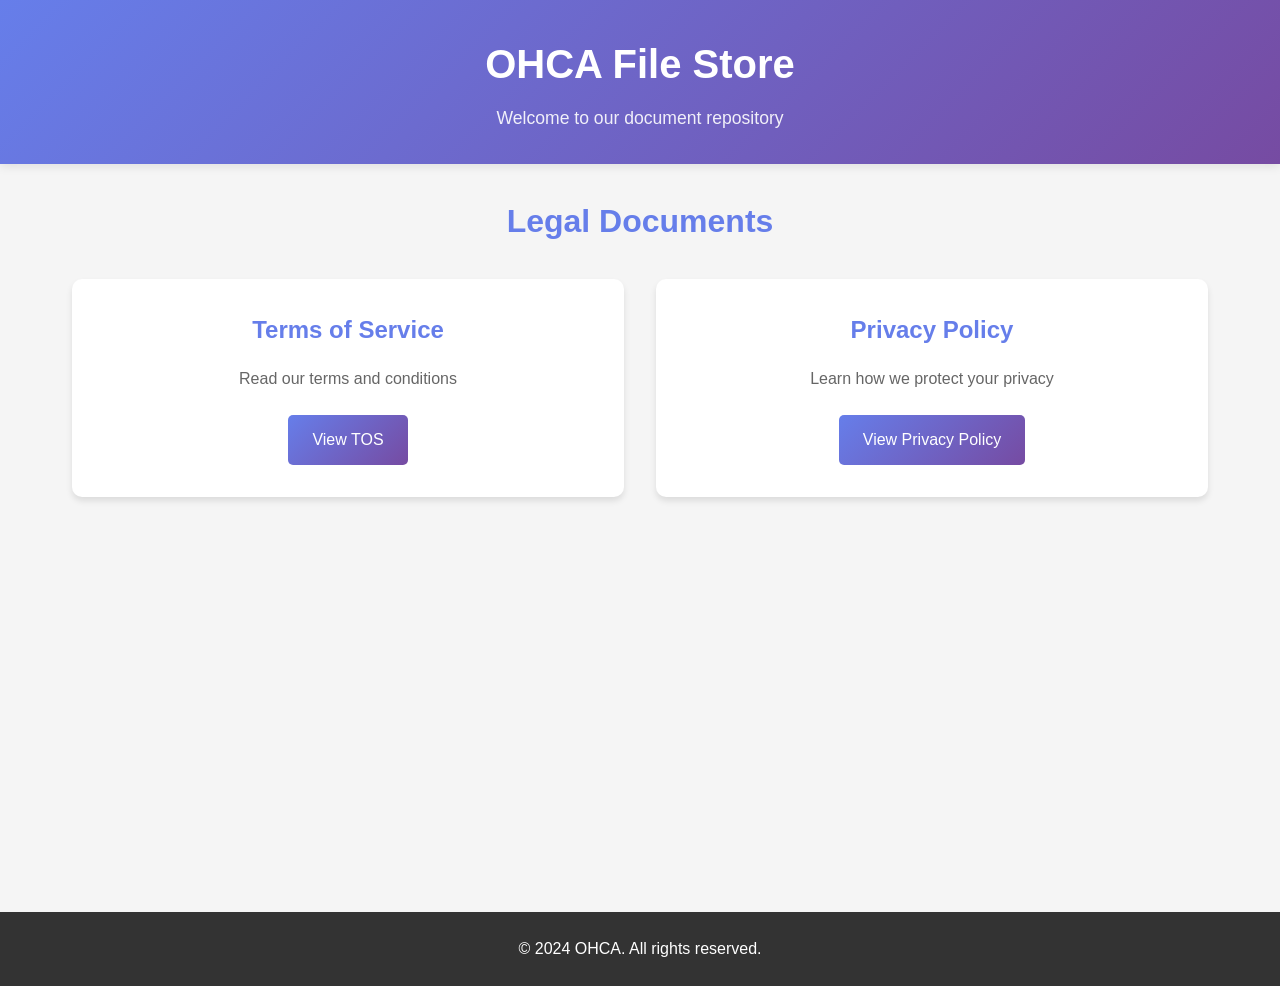
<file: index.html>
<!DOCTYPE html>
<html lang="en">
<head>
    <meta charset="UTF-8">
    <meta name="viewport" content="width=device-width, initial-scale=1.0">
    <title>OHCA - File Store</title>
    <link rel="stylesheet" href="styles.css">
</head>
<body>
    <header>
        <h1>OHCA File Store</h1>
        <p>Welcome to our document repository</p>
    </header>
    
    <main>
        <div class="container">
            <h2>Legal Documents</h2>
            <div class="document-list">
                <div class="document-item">
                    <h3>Terms of Service</h3>
                    <p>Read our terms and conditions</p>
                    <a href="tos.html" class="btn">View TOS</a>
                </div>
                
                <div class="document-item">
                    <h3>Privacy Policy</h3>
                    <p>Learn how we protect your privacy</p>
                    <a href="pp.html" class="btn">View Privacy Policy</a>
                </div>
            </div>
        </div>
    </main>
    
    <footer>
        <p>&copy; 2024 OHCA. All rights reserved.</p>
    </footer>
</body>
</html>
</file>
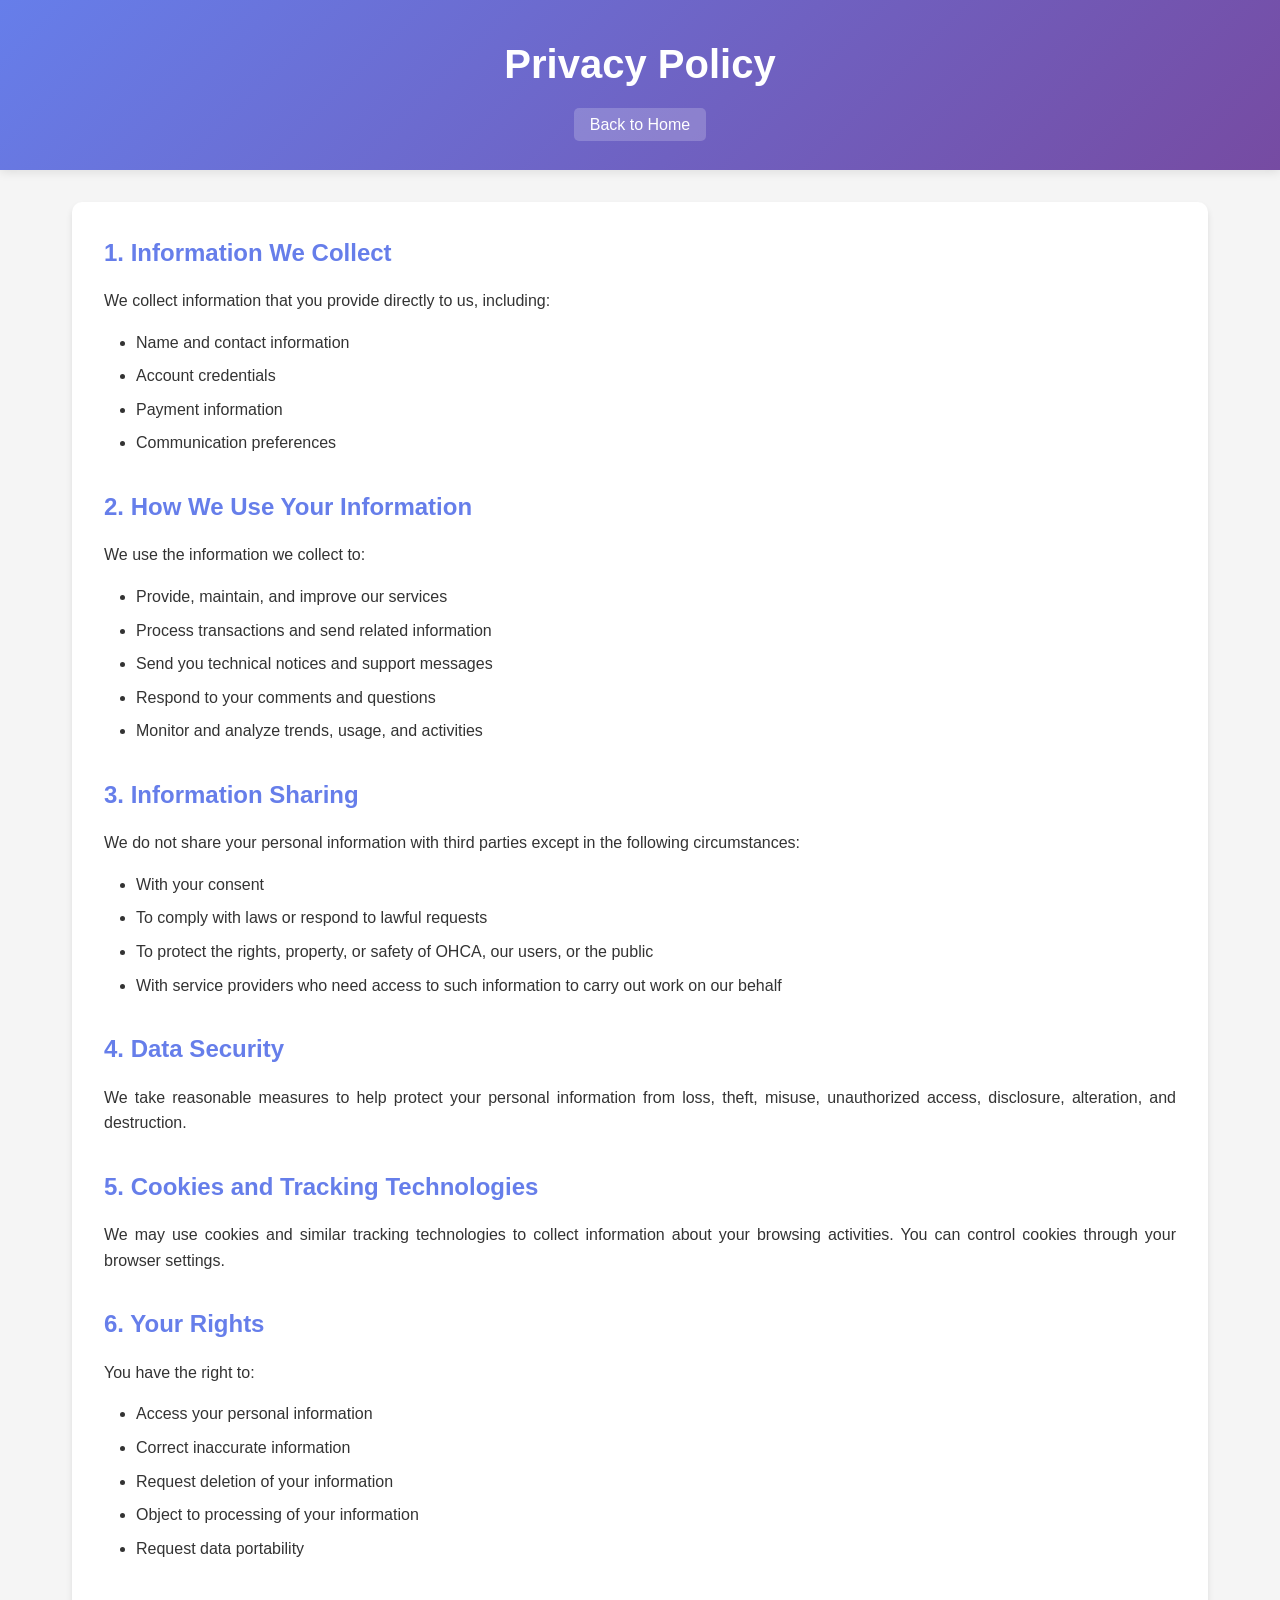
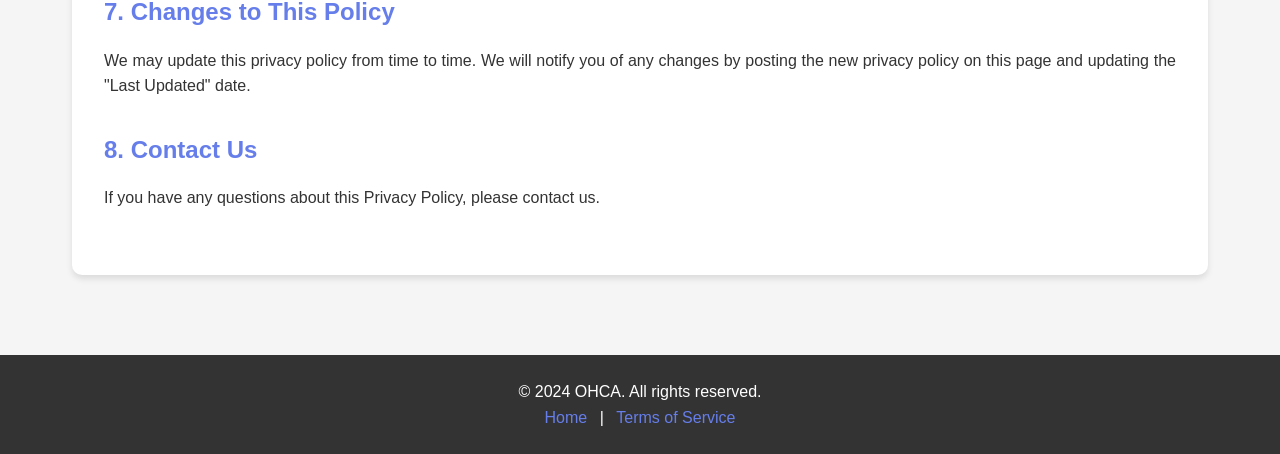
<file: pp.html>
<!DOCTYPE html>
<html lang="en">
<head>
    <meta charset="UTF-8">
    <meta name="viewport" content="width=device-width, initial-scale=1.0">
    <title>Privacy Policy - OHCA</title>
    <link rel="stylesheet" href="styles.css">
</head>
<body>
    <header>
        <h1>Privacy Policy</h1>
        <nav>
            <a href="index.html">Back to Home</a>
        </nav>
    </header>
    
    <main>
        <div class="container">
            <div class="document-content">
                <section>
                    <h2>1. Information We Collect</h2>
                    <p>We collect information that you provide directly to us, including:</p>
                    <ul>
                        <li>Name and contact information</li>
                        <li>Account credentials</li>
                        <li>Payment information</li>
                        <li>Communication preferences</li>
                    </ul>
                </section>
                
                <section>
                    <h2>2. How We Use Your Information</h2>
                    <p>We use the information we collect to:</p>
                    <ul>
                        <li>Provide, maintain, and improve our services</li>
                        <li>Process transactions and send related information</li>
                        <li>Send you technical notices and support messages</li>
                        <li>Respond to your comments and questions</li>
                        <li>Monitor and analyze trends, usage, and activities</li>
                    </ul>
                </section>
                
                <section>
                    <h2>3. Information Sharing</h2>
                    <p>We do not share your personal information with third parties except in the following circumstances:</p>
                    <ul>
                        <li>With your consent</li>
                        <li>To comply with laws or respond to lawful requests</li>
                        <li>To protect the rights, property, or safety of OHCA, our users, or the public</li>
                        <li>With service providers who need access to such information to carry out work on our behalf</li>
                    </ul>
                </section>
                
                <section>
                    <h2>4. Data Security</h2>
                    <p>We take reasonable measures to help protect your personal information from loss, theft, misuse, unauthorized access, disclosure, alteration, and destruction.</p>
                </section>
                
                <section>
                    <h2>5. Cookies and Tracking Technologies</h2>
                    <p>We may use cookies and similar tracking technologies to collect information about your browsing activities. You can control cookies through your browser settings.</p>
                </section>
                
                <section>
                    <h2>6. Your Rights</h2>
                    <p>You have the right to:</p>
                    <ul>
                        <li>Access your personal information</li>
                        <li>Correct inaccurate information</li>
                        <li>Request deletion of your information</li>
                        <li>Object to processing of your information</li>
                        <li>Request data portability</li>
                    </ul>
                </section>
                
                <section>
                    <h2>7. Changes to This Policy</h2>
                    <p>We may update this privacy policy from time to time. We will notify you of any changes by posting the new privacy policy on this page and updating the "Last Updated" date.</p>
                </section>
                
                <section>
                    <h2>8. Contact Us</h2>
                    <p>If you have any questions about this Privacy Policy, please contact us.</p>
                </section>
            </div>
        </div>
    </main>
    
    <footer>
        <p>&copy; 2024 OHCA. All rights reserved.</p>
        <p><a href="index.html">Home</a> | <a href="tos.html">Terms of Service</a></p>
    </footer>
</body>
</html>
</file>
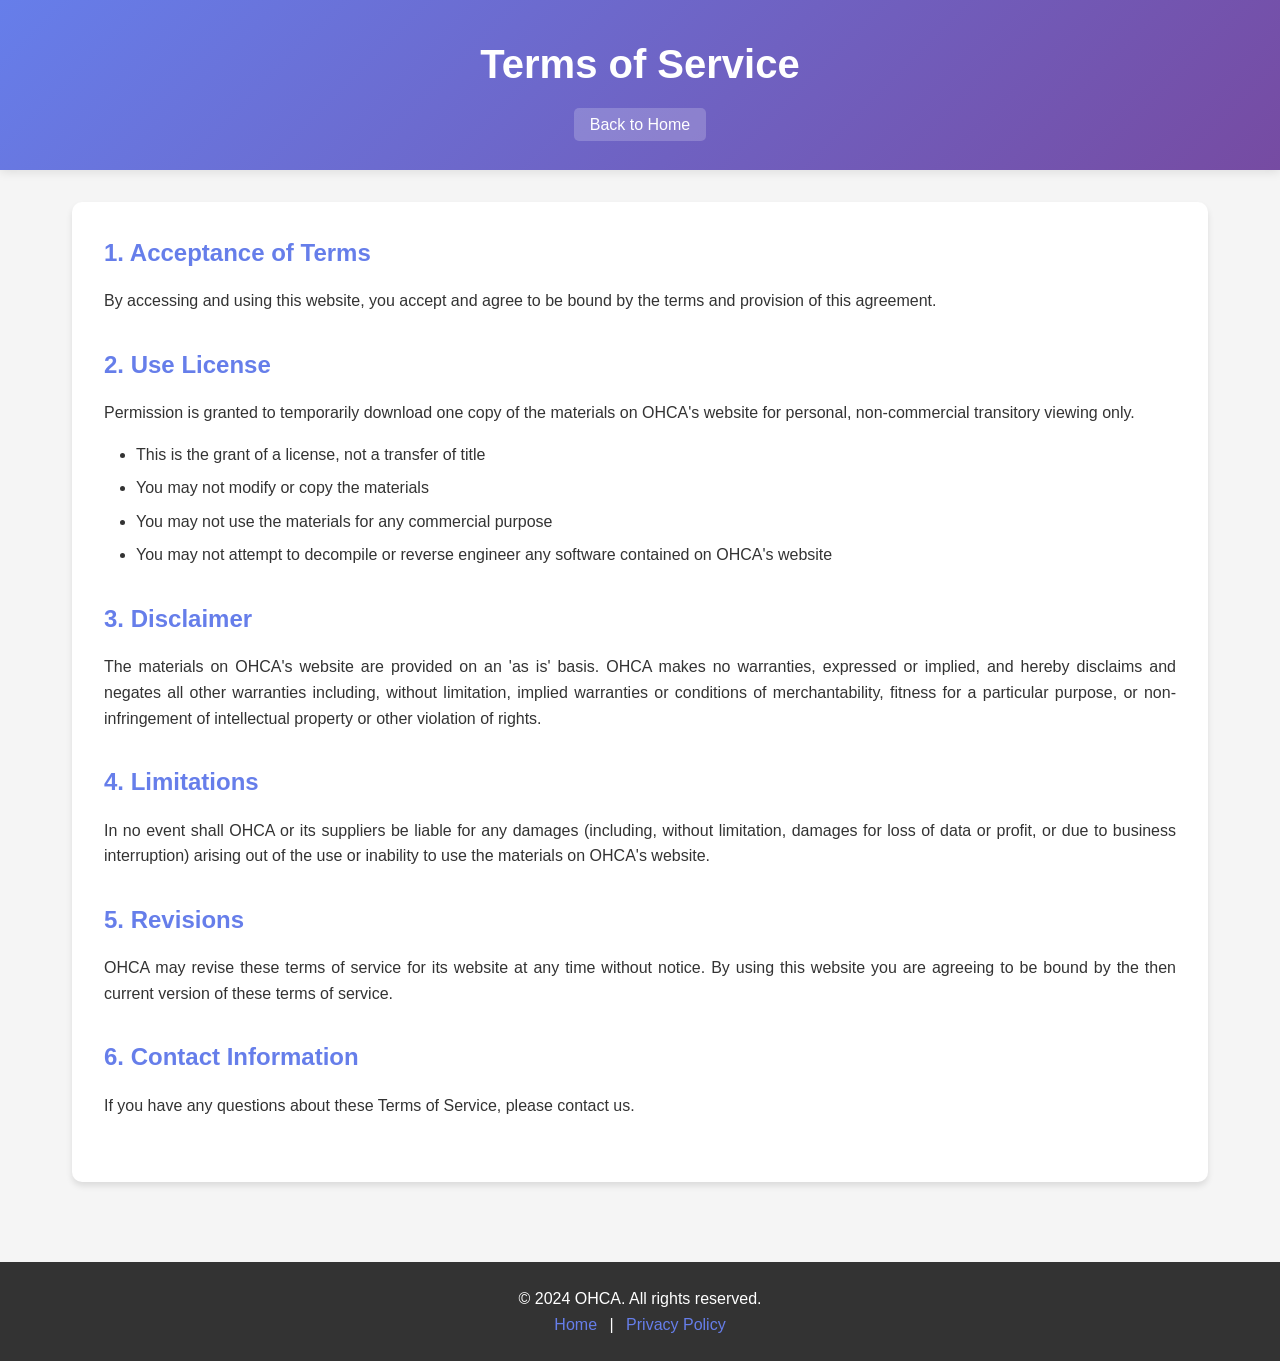
<file: tos.html>
<!DOCTYPE html>
<html lang="en">
<head>
    <meta charset="UTF-8">
    <meta name="viewport" content="width=device-width, initial-scale=1.0">
    <title>Terms of Service - OHCA</title>
    <link rel="stylesheet" href="styles.css">
</head>
<body>
    <header>
        <h1>Terms of Service</h1>
        <nav>
            <a href="index.html">Back to Home</a>
        </nav>
    </header>
    
    <main>
        <div class="container">
            <div class="document-content">
                <section>
                    <h2>1. Acceptance of Terms</h2>
                    <p>By accessing and using this website, you accept and agree to be bound by the terms and provision of this agreement.</p>
                </section>
                
                <section>
                    <h2>2. Use License</h2>
                    <p>Permission is granted to temporarily download one copy of the materials on OHCA's website for personal, non-commercial transitory viewing only.</p>
                    <ul>
                        <li>This is the grant of a license, not a transfer of title</li>
                        <li>You may not modify or copy the materials</li>
                        <li>You may not use the materials for any commercial purpose</li>
                        <li>You may not attempt to decompile or reverse engineer any software contained on OHCA's website</li>
                    </ul>
                </section>
                
                <section>
                    <h2>3. Disclaimer</h2>
                    <p>The materials on OHCA's website are provided on an 'as is' basis. OHCA makes no warranties, expressed or implied, and hereby disclaims and negates all other warranties including, without limitation, implied warranties or conditions of merchantability, fitness for a particular purpose, or non-infringement of intellectual property or other violation of rights.</p>
                </section>
                
                <section>
                    <h2>4. Limitations</h2>
                    <p>In no event shall OHCA or its suppliers be liable for any damages (including, without limitation, damages for loss of data or profit, or due to business interruption) arising out of the use or inability to use the materials on OHCA's website.</p>
                </section>
                
                <section>
                    <h2>5. Revisions</h2>
                    <p>OHCA may revise these terms of service for its website at any time without notice. By using this website you are agreeing to be bound by the then current version of these terms of service.</p>
                </section>
                
                <section>
                    <h2>6. Contact Information</h2>
                    <p>If you have any questions about these Terms of Service, please contact us.</p>
                </section>
            </div>
        </div>
    </main>
    
    <footer>
        <p>&copy; 2024 OHCA. All rights reserved.</p>
        <p><a href="index.html">Home</a> | <a href="pp.html">Privacy Policy</a></p>
    </footer>
</body>
</html>
</file>
<file: styles.css>
/* Reset and Base Styles */
* {
    margin: 0;
    padding: 0;
    box-sizing: border-box;
}

body {
    font-family: -apple-system, BlinkMacSystemFont, 'Segoe UI', Roboto, Oxygen, Ubuntu, Cantarell, sans-serif;
    line-height: 1.6;
    color: #333;
    background-color: #f5f5f5;
}

/* Header Styles */
header {
    background: linear-gradient(135deg, #667eea 0%, #764ba2 100%);
    color: white;
    padding: 2rem 0;
    text-align: center;
    box-shadow: 0 2px 10px rgba(0,0,0,0.1);
}

header h1 {
    font-size: 2.5rem;
    margin-bottom: 0.5rem;
}

header p {
    font-size: 1.1rem;
    opacity: 0.9;
}

header nav {
    margin-top: 1rem;
}

header nav a {
    color: white;
    text-decoration: none;
    padding: 0.5rem 1rem;
    background-color: rgba(255, 255, 255, 0.2);
    border-radius: 5px;
    transition: background-color 0.3s ease;
}

header nav a:hover {
    background-color: rgba(255, 255, 255, 0.3);
}

/* Container */
.container {
    max-width: 1200px;
    margin: 0 auto;
    padding: 2rem;
}

/* Main Content */
main {
    min-height: calc(100vh - 200px);
}

main h2 {
    color: #667eea;
    margin-bottom: 1.5rem;
    font-size: 2rem;
    text-align: center;
}

/* Document List */
.document-list {
    display: grid;
    grid-template-columns: repeat(auto-fit, minmax(300px, 1fr));
    gap: 2rem;
    margin-top: 2rem;
}

.document-item {
    background: white;
    padding: 2rem;
    border-radius: 10px;
    box-shadow: 0 4px 6px rgba(0,0,0,0.1);
    text-align: center;
    transition: transform 0.3s ease, box-shadow 0.3s ease;
}

.document-item:hover {
    transform: translateY(-5px);
    box-shadow: 0 6px 12px rgba(0,0,0,0.15);
}

.document-item h3 {
    color: #667eea;
    margin-bottom: 1rem;
    font-size: 1.5rem;
}

.document-item p {
    color: #666;
    margin-bottom: 1.5rem;
}

/* Button Styles */
.btn {
    display: inline-block;
    padding: 0.75rem 1.5rem;
    background: linear-gradient(135deg, #667eea 0%, #764ba2 100%);
    color: white;
    text-decoration: none;
    border-radius: 5px;
    transition: opacity 0.3s ease;
    font-weight: 500;
}

.btn:hover {
    opacity: 0.9;
}

/* Document Content */
.document-content {
    background: white;
    padding: 2rem;
    border-radius: 10px;
    box-shadow: 0 4px 6px rgba(0,0,0,0.1);
}

.document-content section {
    margin-bottom: 2rem;
}

.document-content h2 {
    color: #667eea;
    margin-bottom: 1rem;
    font-size: 1.5rem;
    text-align: left;
}

.document-content p {
    margin-bottom: 1rem;
    text-align: justify;
}

.document-content ul {
    margin-left: 2rem;
    margin-bottom: 1rem;
}

.document-content li {
    margin-bottom: 0.5rem;
}

/* Footer */
footer {
    background-color: #333;
    color: white;
    text-align: center;
    padding: 1.5rem;
    margin-top: 3rem;
}

footer a {
    color: #667eea;
    text-decoration: none;
    margin: 0 0.5rem;
}

footer a:hover {
    text-decoration: underline;
}

/* Responsive Design */
@media (max-width: 768px) {
    header h1 {
        font-size: 2rem;
    }
    
    .container {
        padding: 1rem;
    }
    
    .document-list {
        grid-template-columns: 1fr;
    }
    
    .document-content {
        padding: 1rem;
    }
}
</file>
